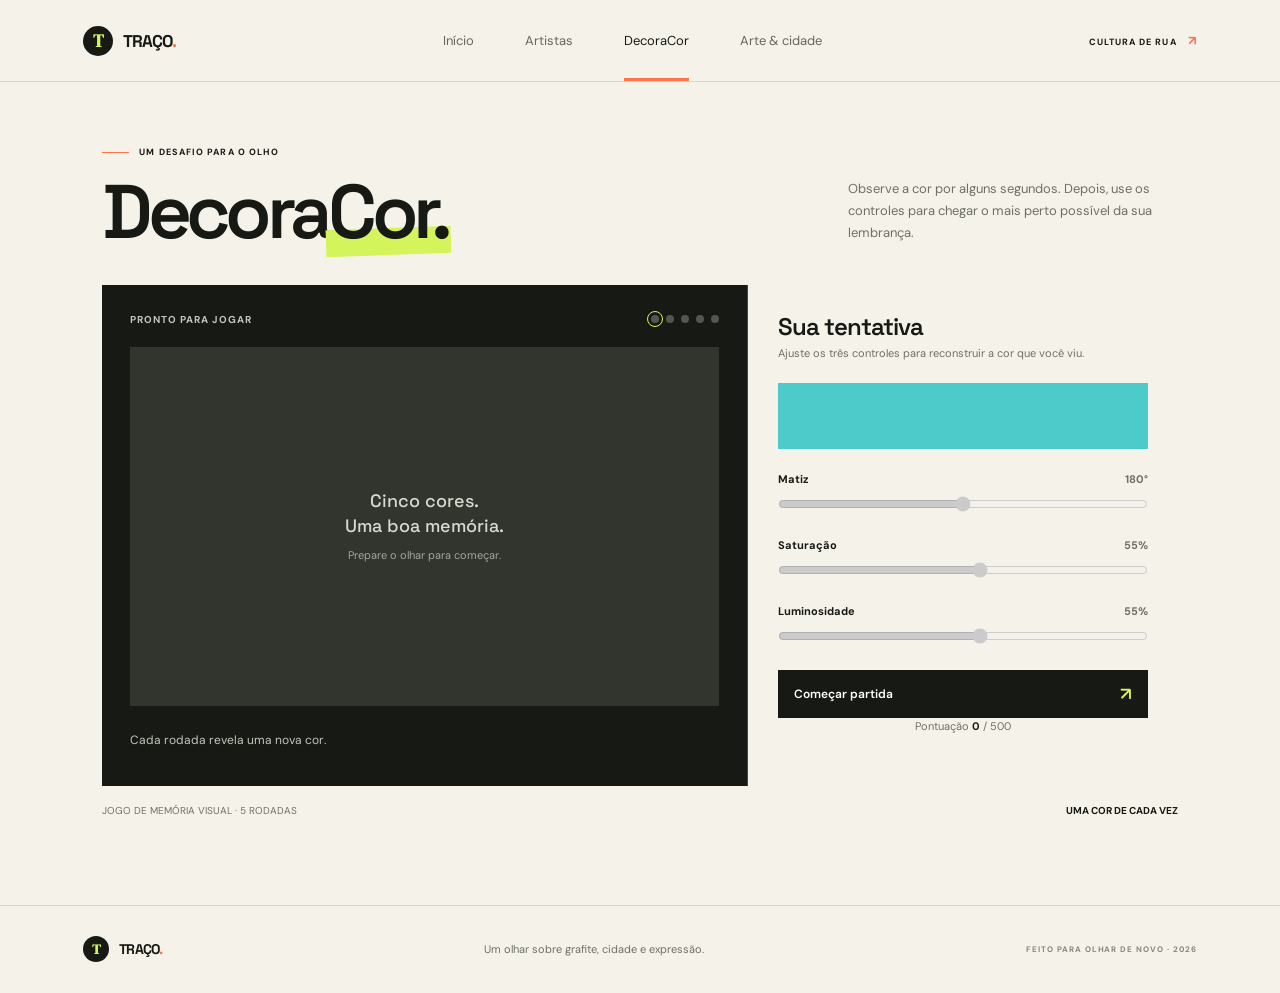
<file: jogo.html>
<!DOCTYPE html>
<html lang="pt-BR">
<head>
  <meta charset="UTF-8">
  <meta name="viewport" content="width=device-width, initial-scale=1.0">
  <meta name="description" content="Teste sua memória visual em um jogo de reconstrução de cores inspirado pela arte urbana.">
  <title>DecoraCor — Traço, grafite e cidade</title>
  <link rel="preconnect" href="https://fonts.googleapis.com">
  <link rel="preconnect" href="https://fonts.gstatic.com" crossorigin>
  <link href="https://fonts.googleapis.com/css2?family=DM+Sans:wght@400;500;600;700&family=Space+Grotesk:wght@400;500;600;700&display=swap" rel="stylesheet">
  <link rel="stylesheet" href="style.css">
</head>
<body>
  <header class="site-header">
    <a class="brand" href="index.html" aria-label="Traço, página inicial"><span class="brand-mark">T</span><span>TRAÇO<span class="brand-dot">.</span></span></a>
    <nav class="main-nav" aria-label="Navegação principal"><a href="index.html">Início</a><a href="artistas.html">Artistas</a><a class="active" aria-current="page" href="jogo.html">DecoraCor</a><a href="impacto.html">Arte &amp; cidade</a></nav>
    <a class="header-note" href="impacto.html#video">CULTURA DE RUA <span aria-hidden="true">↗</span></a>
  </header>

  <main>
    <section class="color-page">
      <div class="color-heading">
        <div><p class="eyebrow"><span class="eyebrow-line"></span> UM DESAFIO PARA O OLHO</p><h1>Decora<span class="highlight-word">Cor.</span></h1></div>
        <p>Observe a cor por alguns segundos. Depois, use os controles para chegar o mais perto possível da sua lembrança.</p>
      </div>

      <section class="color-studio" aria-label="Jogo de memória de cores">
        <div class="color-stage">
          <div class="game-progress"><span id="round-label">PRONTO PARA JOGAR</span><div class="game-dots" id="game-dots" aria-hidden="true"></div></div>
          <div class="color-target" id="color-target" role="img" aria-label="A cor aparecerá quando a partida começar"><span class="target-prompt" id="target-prompt">Cinco cores.<br>Uma boa memória.<small>Prepare o olhar para começar.</small></span></div>
          <div class="game-feedback" id="game-feedback" aria-live="polite"><span id="feedback-message">Cada rodada revela uma nova cor.</span><span class="feedback-swatches" id="feedback-swatches" hidden></span></div>
        </div>

        <div class="color-controls">
          <h2 id="controls-title">Sua tentativa</h2>
          <p id="controls-copy">Ajuste os três controles para reconstruir a cor que você viu.</p>
          <div class="guess-swatch" id="guess-swatch" role="img" aria-label="Prévia da cor escolhida"></div>
          <div class="color-range"><label for="hue-range">Matiz <output id="hue-value" for="hue-range">180°</output></label><input id="hue-range" type="range" min="0" max="359" value="180" disabled></div>
          <div class="color-range"><label for="saturation-range">Saturação <output id="saturation-value" for="saturation-range">55%</output></label><input id="saturation-range" type="range" min="0" max="100" value="55" disabled></div>
          <div class="color-range"><label for="lightness-range">Luminosidade <output id="lightness-value" for="lightness-range">55%</output></label><input id="lightness-range" type="range" min="0" max="100" value="55" disabled></div>
          <button class="game-action" id="game-action" type="button">Começar partida <span aria-hidden="true">↗</span></button>
          <p class="game-total">Pontuação <strong id="game-total">0</strong> / 500</p>
        </div>
      </section>
      <div class="color-note"><span>JOGO DE MEMÓRIA VISUAL · 5 RODADAS</span><span>UMA COR DE CADA VEZ</span></div>
    </section>
  </main>

  <footer class="site-footer"><a class="brand footer-brand" href="index.html"><span class="brand-mark">T</span><span>TRAÇO<span class="brand-dot">.</span></span></a><p>Um olhar sobre grafite, cidade e expressão.</p><span>FEITO PARA OLHAR DE NOVO · 2026</span></footer>

  <script>
    const roundCount = 5;
    const target = document.querySelector('#color-target');
    const targetPrompt = document.querySelector('#target-prompt');
    const roundLabel = document.querySelector('#round-label');
    const dots = document.querySelector('#game-dots');
    const feedbackMessage = document.querySelector('#feedback-message');
    const feedbackSwatches = document.querySelector('#feedback-swatches');
    const action = document.querySelector('#game-action');
    const total = document.querySelector('#game-total');
    const sliders = {
      hue: document.querySelector('#hue-range'),
      saturation: document.querySelector('#saturation-range'),
      lightness: document.querySelector('#lightness-range')
    };
    const outputs = {
      hue: document.querySelector('#hue-value'),
      saturation: document.querySelector('#saturation-value'),
      lightness: document.querySelector('#lightness-value')
    };

    let round = 0;
    let currentColor;
    let points = 0;
    let roundPoints = [];
    let state = 'idle';
    let nextRoundTimer;

    function makeColor() {
      return {
        hue: Math.floor(Math.random() * 360),
        saturation: 45 + Math.floor(Math.random() * 46),
        lightness: 35 + Math.floor(Math.random() * 36)
      };
    }

    function toHsl(color) {
      return `hsl(${color.hue} ${color.saturation}% ${color.lightness}%)`;
    }

    function updateGuess() {
      const color = {
        hue: Number(sliders.hue.value),
        saturation: Number(sliders.saturation.value),
        lightness: Number(sliders.lightness.value)
      };
      document.querySelector('#guess-swatch').style.backgroundColor = toHsl(color);
      outputs.hue.value = `${color.hue}°`;
      outputs.saturation.value = `${color.saturation}%`;
      outputs.lightness.value = `${color.lightness}%`;
      return color;
    }

    function setControlsEnabled(enabled) {
      Object.values(sliders).forEach((slider) => { slider.disabled = !enabled; });
    }

    function renderDots() {
      dots.replaceChildren(...Array.from({ length: roundCount }, (_, index) => {
        const dot = document.createElement('span');
        dot.className = 'game-dot';
        if (index < round) dot.classList.add('is-done');
        if (index === round && state !== 'complete') dot.classList.add('is-current');
        return dot;
      }));
    }

    function startGame() {
      clearTimeout(nextRoundTimer);
      round = 0;
      points = 0;
      roundPoints = [];
      total.textContent = '0';
      action.disabled = true;
      beginRound();
    }

    function beginRound() {
      state = 'memorize';
      currentColor = makeColor();
      roundLabel.textContent = `RODADA ${String(round + 1).padStart(2, '0')} / 0${roundCount}`;
      target.classList.remove('is-hidden');
      target.style.backgroundColor = toHsl(currentColor);
      target.setAttribute('aria-label', 'Memorize a cor exibida');
      targetPrompt.hidden = true;
      feedbackMessage.textContent = 'Memorize esta cor.';
      feedbackSwatches.hidden = true;
      action.disabled = true;
      action.innerHTML = 'Observe a cor <span aria-hidden="true">…</span>';
      setControlsEnabled(false);
      renderDots();
      window.setTimeout(() => {
        if (state !== 'memorize') return;
        state = 'guess';
        target.classList.add('is-hidden');
        target.style.backgroundColor = '';
        target.setAttribute('aria-label', 'Cor escondida. Use os controles para recriá-la.');
        roundLabel.textContent = 'SUA VEZ';
        feedbackMessage.textContent = 'Ajuste a matiz, a saturação e a luminosidade.';
        action.disabled = false;
        action.innerHTML = 'Confirmar cor <span aria-hidden="true">↗</span>';
        setControlsEnabled(true);
        renderDots();
      }, 2400);
    }

    function scoreColor(guess) {
      const targetRgb = hslToRgb(currentColor);
      const guessRgb = hslToRgb(guess);
      const distance = Math.sqrt(targetRgb.reduce((sum, channel, index) => sum + (channel - guessRgb[index]) ** 2, 0));
      return Math.round((1 - distance / Math.sqrt(3 * 255 ** 2)) * 100);
    }

    function hslToRgb({ hue, saturation, lightness }) {
      const h = hue / 360;
      const s = saturation / 100;
      const l = lightness / 100;
      const channel = (n) => {
        const k = (n + h * 12) % 12;
        const a = s * Math.min(l, 1 - l);
        return Math.round(255 * (l - a * Math.max(-1, Math.min(k - 3, 9 - k, 1))));
      };
      return [channel(0), channel(8), channel(4)];
    }

    function submitGuess() {
      const guess = updateGuess();
      const earned = scoreColor(guess);
      points += earned;
      roundPoints.push(earned);
      total.textContent = String(points);
      state = 'feedback';
      setControlsEnabled(false);
      target.classList.remove('is-hidden');
      target.style.backgroundColor = toHsl(currentColor);
      target.setAttribute('aria-label', `Cor original revelada: matiz ${currentColor.hue} graus`);
      feedbackMessage.textContent = `${earned} pontos nesta rodada`;
      feedbackSwatches.replaceChildren();
      [currentColor, guess].forEach((color, index) => {
        const swatch = document.createElement('span');
        swatch.className = 'feedback-swatch';
        swatch.style.backgroundColor = toHsl(color);
        swatch.setAttribute('aria-label', index === 0 ? 'Cor original' : 'Sua tentativa');
        feedbackSwatches.append(swatch);
      });
      feedbackSwatches.hidden = false;
      action.disabled = true;
      action.innerHTML = 'Próxima cor <span aria-hidden="true">…</span>';
      round += 1;
      renderDots();
      nextRoundTimer = window.setTimeout(() => {
        if (round === roundCount) finishGame();
        else beginRound();
      }, 1600);
    }

    function finishGame() {
      state = 'complete';
      target.style.backgroundColor = '';
      target.classList.add('is-hidden');
      target.setAttribute('aria-label', 'Partida concluída');
      targetPrompt.hidden = false;
      targetPrompt.innerHTML = `Você fez ${points} pontos.<small>${points >= 400 ? 'Olho afiado: sua memória de cor está em dia.' : 'Mais uma partida e seu olhar fica ainda mais treinado.'}</small>`;
      roundLabel.textContent = 'PARTIDA CONCLUÍDA';
      feedbackMessage.textContent = `Média de ${Math.round(points / roundCount)} pontos por cor.`;
      feedbackSwatches.hidden = true;
      action.disabled = false;
      action.innerHTML = 'Jogar novamente <span aria-hidden="true">↻</span>';
      renderDots();
    }

    Object.values(sliders).forEach((slider) => slider.addEventListener('input', updateGuess));
    action.addEventListener('click', () => {
      if (state === 'idle' || state === 'complete') startGame();
      else if (state === 'guess') submitGuess();
    });
    updateGuess();
    renderDots();
  </script>
</body>
</html>
</file>
<file: style.css>
@import url('https://fonts.googleapis.com/css2?family=DM+Serif+Display:ital@0;1&display=swap');

:root {
  --paper: #f5f2e9;
  --ink: #171915;
  --muted: #6e7068;
  --line: #d7d4ca;
  --lime: #d4f45b;
  --pink: #ff9c98;
  --blue: #a9d5ed;
  --orange: #ff724c;
  --display: 'Space Grotesk', sans-serif;
  --body: 'DM Sans', sans-serif;
  --serif: 'DM Serif Display', Georgia, serif;
}

* { box-sizing: border-box; }
html { scroll-behavior: smooth; }
body { margin: 0; background: var(--paper); color: var(--ink); font-family: var(--body); -webkit-font-smoothing: antialiased; }
a { color: inherit; }
img { display: block; width: 100%; height: 100%; object-fit: cover; }
::selection { background: var(--lime); color: var(--ink); }

.site-header { height: 82px; padding: 0 6.5%; display: flex; align-items: center; justify-content: space-between; border-bottom: 1px solid var(--line); }
.brand { display: inline-flex; align-items: center; gap: 10px; text-decoration: none; font: 700 17px var(--display); letter-spacing: -.06em; }
.brand-mark { display: grid; place-items: center; width: 30px; height: 30px; border-radius: 50%; background: var(--ink); color: var(--lime); font: 700 17px var(--serif); letter-spacing: 0; }
.brand-dot { color: var(--orange); }
.main-nav { display: flex; align-items: center; gap: clamp(20px, 4vw, 55px); height: 100%; }
.main-nav a { height: 100%; display: flex; align-items: center; position: relative; color: #66675f; text-decoration: none; font-size: 13px; transition: color .2s ease; }
.main-nav a:hover, .main-nav a.active { color: var(--ink); }
.main-nav a.active::after { content: ''; position: absolute; bottom: 0; left: 0; right: 0; height: 3px; background: var(--orange); }
.header-note, .hero-index, .eyebrow, .strip-label, .image-frame figcaption, .hero-side-label, .card-number, .card-arrow, .visual-caption, .small-note, .artist-meta, .table-note, .page-count, .video-tag, .video-corner, .site-footer > span, .quote-credit { font-size: 9px; font-weight: 700; letter-spacing: .12em; }
.header-note { text-decoration: none; }
.header-note span { margin-left: 8px; color: var(--orange); font-size: 13px; }

.hero { position: relative; min-height: 575px; padding: 80px 11.5% 72px 12%; display: grid; grid-template-columns: .92fr 1.08fr; align-items: center; gap: 5.5%; overflow: hidden; }
.hero-copy { position: relative; z-index: 1; padding: 0 0 12px; }
.eyebrow { display: flex; align-items: center; gap: 10px; margin: 0 0 24px; }
.eyebrow-line { display: inline-block; width: 27px; height: 1px; background: var(--orange); }
h1, h2, h3, p { margin-top: 0; }
h1, h2 { font-family: var(--display); font-weight: 600; letter-spacing: -.075em; }
.hero h1, .page-hero h1 { margin-bottom: 22px; font-size: clamp(62px, 7.3vw, 102px); line-height: .91; }
.highlight-word { position: relative; z-index: 0; white-space: nowrap; }
.highlight-word::after { content: ''; position: absolute; z-index: -1; left: -.03em; right: -.04em; bottom: .06em; height: .36em; background: var(--lime); transform: rotate(-2deg); }
.hero-description { max-width: 390px; color: #62645d; font-size: 15px; line-height: 1.75; }
.button { display: inline-flex; align-items: center; justify-content: space-between; gap: 34px; min-width: 190px; padding: 15px 18px; text-decoration: none; font-size: 12px; font-weight: 600; transition: transform .2s, background .2s; }
.button:hover { transform: translateY(-3px); }
.button-dark { background: var(--ink); color: white; }
.button-dark:hover { background: #30332d; }
.button span { color: var(--lime); font-size: 17px; }
.hero-index { display: block; margin-top: 44px; color: #85867e; }
.image-frame { position: relative; margin: 0; background: #d1c6b2; }
.hero-image { height: 400px; box-shadow: 17px 17px 0 var(--lime); }
.hero-image img { filter: saturate(.86); }
.image-frame figcaption { position: absolute; right: 0; bottom: 0; padding: 13px 16px; background: var(--paper); letter-spacing: .07em; }
.image-frame figcaption span { margin-right: 12px; color: var(--orange); }
.image-stamp { position: absolute; top: -22px; right: -25px; display: grid; place-items: center; width: 86px; height: 86px; border-radius: 50%; background: var(--orange); color: var(--ink); font: 700 15px/1 var(--display); letter-spacing: -.02em; text-align: center; transform: rotate(9deg); }
.hero-side-label { position: absolute; right: 2.5%; top: 50%; writing-mode: vertical-rl; color: #85867e; }

.intro-strip { min-height: 124px; padding: 30px 12%; display: grid; grid-template-columns: 160px 1fr 55px; gap: 35px; align-items: center; background: var(--ink); color: var(--paper); }
.strip-label { color: var(--lime); }
.intro-strip p { max-width: 770px; margin: 0; font-size: 15px; line-height: 1.65; }
.strip-symbol { justify-self: end; color: var(--lime); font-size: 38px; }
.section { padding: 112px 12%; }
.section-heading, .table-heading { display: flex; align-items: end; justify-content: space-between; gap: 35px; margin-bottom: 52px; }
.section-heading .eyebrow, .table-heading .eyebrow { margin-bottom: 20px; }
h2 { margin-bottom: 0; font-size: clamp(44px, 5vw, 65px); line-height: .98; }
.serif-italic { font-family: var(--serif); font-weight: 400; font-style: italic; letter-spacing: -.055em; }
.section-aside { max-width: 300px; margin: 0 0 6px; color: var(--muted); font-size: 13px; line-height: 1.75; }
.feature-grid { display: grid; grid-template-columns: repeat(3, 1fr); gap: 17px; }
.feature-card { min-height: 253px; position: relative; padding: 25px 26px 30px; overflow: hidden; }
.feature-card-lime { background: var(--lime); }
.feature-card-pink { background: var(--pink); }
.feature-card-blue { background: var(--blue); }
.card-number { color: #34362e; }
.feature-icon { position: absolute; top: 17px; right: 24px; font-size: 46px; line-height: 1; }
.feature-card h3 { margin: 40px 0 11px; font: 600 21px var(--display); letter-spacing: -.04em; }
.feature-card p { max-width: 270px; margin-bottom: 0; color: #42443c; font-size: 12px; line-height: 1.7; }
.card-arrow { position: absolute; right: 23px; bottom: 20px; font-size: 16px; }

.distinction-section { display: grid; grid-template-columns: .8fr 1.2fr; gap: 9%; align-items: center; padding-top: 55px; }
.distinction-visual { height: 490px; position: relative; background: var(--pink); }
.distinction-visual img { mix-blend-mode: multiply; filter: saturate(.82); }
.visual-caption { position: absolute; bottom: 19px; left: -20px; padding: 13px 17px; background: var(--lime); transform: rotate(-2deg); }
.distinction-copy h2 { margin-bottom: 24px; font-size: clamp(39px, 4.2vw, 55px); }
.body-copy { color: var(--muted); font-size: 13px; line-height: 1.8; }
.compare-list { margin: 26px 0 18px; border-top: 1px solid var(--line); }
.compare-list > div { display: grid; grid-template-columns: 35px 1fr; gap: 13px; align-items: start; padding: 17px 0 15px; border-bottom: 1px solid var(--line); }
.compare-mark { display: grid; place-items: center; width: 29px; height: 29px; border-radius: 50%; font: 700 15px var(--display); }
.compare-green { background: var(--lime); }
.compare-orange { background: #ffc0a5; }
.compare-list p { margin: 0; color: var(--muted); font-size: 12px; line-height: 1.65; }
.compare-list strong { color: var(--ink); font-size: 13px; }
.small-note { color: #797a72; font-size: 9px; font-weight: 400; line-height: 1.7; letter-spacing: .01em; }
.text-link { display: inline-flex; gap: 18px; align-items: center; margin-top: 7px; padding-bottom: 6px; border-bottom: 1px solid var(--orange); text-decoration: none; font-size: 12px; font-weight: 700; }
.text-link span { color: var(--orange); font-size: 16px; }
.quote-band { display: grid; grid-template-columns: 60px 1fr auto; gap: 25px; align-items: center; padding: 45px 12%; background: var(--lime); }
.quote-mark { font: 88px/.8 var(--serif); }
.quote-band blockquote { max-width: 720px; margin: 0; font: italic 27px/1.2 var(--serif); letter-spacing: -.02em; }
.quote-credit { max-width: 110px; line-height: 1.7; }
.developers-section { padding: 82px 12%; display: grid; grid-template-columns: .9fr 1.1fr; gap: 9%; align-items: center; background: #e9e6dc; }
.developers-heading .eyebrow { margin-bottom: 18px; }
.developers-heading h2 { font-size: clamp(42px, 4.5vw, 58px); }
.developers-heading > p:last-child { max-width: 340px; margin: 18px 0 0; color: var(--muted); font-size: 12px; line-height: 1.7; }
.developer-list { border-top: 1px solid #cbc8bf; }
.developer-entry { display: grid; grid-template-columns: 35px 1fr; gap: 15px; align-items: start; padding: 22px 0; border-bottom: 1px solid #cbc8bf; }
.developer-number { padding-top: 5px; color: var(--orange); font-size: 9px; font-weight: 700; letter-spacing: .1em; }
.developer-entry h3 { margin: 0 0 7px; font: 600 20px var(--display); letter-spacing: -.04em; }
.developer-entry a { display: inline-flex; gap: 10px; align-items: center; color: var(--muted); font-size: 12px; text-decoration-color: var(--orange); text-underline-offset: 4px; }
.developer-entry a span { color: var(--orange); }

.page-hero { position: relative; min-height: 475px; padding: 70px 12% 70px; display: grid; grid-template-columns: 1fr 1.05fr; gap: 8%; align-items: center; }
.page-hero .hero-description { max-width: 355px; }
.page-hero-image { height: 330px; box-shadow: 14px 14px 0 var(--pink); }
.impact-hero .page-hero-image { box-shadow: 14px 14px 0 var(--blue); }
.page-count { position: absolute; bottom: 38px; left: 12%; color: #7d7e76; }
.page-count i { margin: 0 9px; color: var(--orange); font-style: normal; }
.artists-intro { padding-top: 90px; padding-bottom: 90px; }
.artists-intro .section-heading { margin-bottom: 42px; }
.artist-search-wrap { max-width: 480px; margin: 0 0 30px; }
.artist-search-wrap label { display: block; margin-bottom: 8px; color: var(--muted); font-size: 9px; font-weight: 700; letter-spacing: .1em; }
.artist-search-wrap input { width: 100%; min-height: 46px; padding: 11px 13px; border: 1px solid #bdbab0; border-radius: 0; background: transparent; color: var(--ink); font: 13px var(--body); }
.artist-search-wrap input:focus-visible { outline: 2px solid var(--orange); outline-offset: 3px; }
.artist-search-wrap #artist-results { margin: 8px 0 0; color: var(--muted); font-size: 11px; }
.artist-cards { display: grid; grid-template-columns: repeat(3, 1fr); gap: 23px; }
.artist-card[hidden] { display: none; }
.artist-image-cover { position: relative; display: grid; place-items: center; color: var(--ink); }
.artist-cover-mark { font: 700 82px/1 var(--display); }
.artist-cover-lime { background: repeating-linear-gradient(135deg, transparent 0 12px, #1719151c 12px 14px), var(--lime); }
.artist-cover-pink { background: repeating-linear-gradient(45deg, transparent 0 23px, #17191518 24px 26px), var(--pink); }
.artist-cover-blue { background: linear-gradient(135deg, transparent 49%, #367f9c55 50% 63%, transparent 64%), repeating-linear-gradient(-35deg, transparent 0 18px, #17191518 19px 21px), var(--blue); }
.artist-cover-orange { background: repeating-linear-gradient(0deg, transparent 0 17px, #1719151c 18px 20px), repeating-linear-gradient(90deg, transparent 0 26px, #17191518 27px 29px), var(--orange); }
.artist-cover-ink { background: repeating-linear-gradient(135deg, transparent 0 20px, #f5f2e922 21px 23px), var(--ink); color: var(--paper); }
.artist-image { height: 245px; margin-bottom: 18px; overflow: hidden; background: #ded8c8; }
.artist-image img { transition: transform .4s ease; }
.artist-card:hover .artist-image img { transform: scale(1.04); }
.artist-image-one img { filter: saturate(.8); }
.artist-image-two img { filter: saturate(.95); }
.artist-image-three img { filter: sepia(.1) saturate(.75); }
.artist-meta { display: flex; justify-content: space-between; color: #77786f; font-size: 8px; }
.artist-card h3 { margin: 10px 0 8px; font: 600 25px var(--display); letter-spacing: -.06em; }
.artist-card > p { max-width: 330px; margin: 0; color: var(--muted); font-size: 12px; line-height: 1.75; }
.table-section { padding: 82px 12% 90px; background: #e9e6dc; }
.table-heading { margin-bottom: 36px; }
.table-heading h2 { font-size: clamp(42px, 4.5vw, 58px); }
.table-wrap { overflow-x: auto; }
table { width: 100%; border-collapse: collapse; text-align: left; }
caption { padding: 0 0 12px; color: #76776f; font-size: 11px; text-align: left; }
th, td { padding: 16px 12px; border-top: 1px solid #cbc8bf; font-size: 12px; }
thead th { color: #77786f; font-size: 9px; letter-spacing: .1em; text-transform: uppercase; }
tbody th { font: 600 14px var(--display); letter-spacing: -.03em; white-space: nowrap; }
tbody td { color: #5f6059; }
.table-note { margin: 14px 0 0; color: #76776f; font-size: 9px; font-weight: 400; letter-spacing: 0; }
.artist-callout { padding: 92px 12%; display: grid; grid-template-columns: 1.1fr 1fr auto; gap: 40px; align-items: end; }
.artist-callout .eyebrow { margin-bottom: 19px; }
.artist-callout h2 { font-size: clamp(38px, 4vw, 54px); }
.artist-callout > p { max-width: 330px; margin: 0; color: var(--muted); font-size: 13px; line-height: 1.75; }
.artist-callout .button { min-width: 170px; gap: 17px; }

.social-section { display: grid; grid-template-columns: 1fr 1fr; gap: 10%; align-items: center; padding-top: 82px; padding-bottom: 95px; }
.social-copy h2 { margin-bottom: 24px; font-size: clamp(45px, 5vw, 64px); }
.social-copy .body-copy { max-width: 470px; }
.social-image { height: 430px; box-shadow: 14px 14px 0 var(--lime); }
.video-section { padding: 75px 12%; display: grid; grid-template-columns: .7fr 1.3fr; gap: 9%; align-items: center; background: var(--ink); color: var(--paper); }
.video-copy h2 { margin-bottom: 22px; font-size: clamp(48px, 5vw, 67px); }
.video-copy > p:not(.eyebrow) { max-width: 310px; color: #c2c2b7; font-size: 12px; line-height: 1.8; }
.video-copy .eyebrow { color: var(--lime); }
.video-tag { display: inline-block; margin-top: 18px; padding: 8px 11px; border: 1px solid #606258; color: var(--lime); }
.video-placeholder { min-height: 335px; display: grid; place-items: center; position: relative; border: 1px dashed #85867e; background: linear-gradient(135deg, #272a24, #1c1e19); text-align: center; }
.video-placeholder-inner { display: flex; flex-direction: column; align-items: center; padding: 25px; }
.play-button { display: grid; place-items: center; width: 58px; height: 58px; margin-bottom: 18px; border-radius: 50%; background: var(--lime); color: var(--ink); font-size: 17px; padding-left: 3px; }
.video-placeholder strong { margin-bottom: 7px; font: 600 20px var(--display); }
.video-placeholder-inner > span:last-child { max-width: 310px; color: #aaa99e; font-size: 11px; line-height: 1.6; }
.video-corner { position: absolute; top: 15px; left: 16px; color: #909187; }
.closing-note { min-height: 160px; padding: 40px 12%; display: grid; grid-template-columns: 50px 1fr auto; gap: 25px; align-items: center; }
.closing-icon { color: var(--orange); font-size: 35px; }
.closing-note p { max-width: 590px; margin: 0; font-size: 17px; line-height: 1.5; }
.closing-note strong { font-family: var(--serif); font-size: 20px; font-weight: 400; font-style: italic; }
.button-outline { min-width: 170px; border: 1px solid var(--ink); }
.button-outline span { color: var(--orange); }
.site-footer { min-height: 88px; padding: 18px 6.5%; display: flex; align-items: center; justify-content: space-between; border-top: 1px solid var(--line); }
.footer-brand { font-size: 14px; }
.footer-brand .brand-mark { width: 26px; height: 26px; font-size: 14px; }
.site-footer p { margin: 0; color: var(--muted); font-size: 11px; }
.site-footer > span { color: #85867e; font-size: 8px; }

.color-page { max-width: 1320px; margin: 0 auto; padding: 64px 8% 88px; }
.color-heading { display: flex; justify-content: space-between; align-items: end; gap: 30px; margin-bottom: 36px; }
.color-heading .eyebrow { margin-bottom: 18px; }
.color-heading h1 { margin-bottom: 0; font-size: clamp(48px, 6vw, 76px); line-height: .96; }
.color-heading > p { max-width: 330px; margin: 0 0 5px; color: var(--muted); font-size: 13px; line-height: 1.7; }
.color-studio { display: grid; grid-template-columns: 1.2fr .8fr; min-height: 490px; background: var(--ink); color: var(--paper); }
.color-stage { display: flex; flex-direction: column; padding: 28px; border-right: 1px solid #44463f; }
.game-progress { display: flex; align-items: center; justify-content: space-between; gap: 16px; margin-bottom: 21px; color: #c5c6bb; font-size: 10px; font-weight: 700; letter-spacing: .1em; text-transform: uppercase; }
.game-dots { display: flex; gap: 7px; }
.game-dot { width: 8px; height: 8px; border-radius: 50%; background: #55574e; }
.game-dot.is-done { background: var(--lime); }
.game-dot.is-current { outline: 1px solid var(--lime); outline-offset: 3px; }
.color-target { flex: 1; min-height: 285px; display: grid; place-items: center; background: #32352e; transition: background-color .35s ease; }
.color-target.is-hidden { background-color: #292b26; background-image: repeating-linear-gradient(135deg, transparent 0 13px, #ffffff0b 13px 15px); }
.target-prompt { max-width: 230px; padding: 20px; color: #d7d8ce; font: 500 18px/1.35 var(--display); text-align: center; }
.target-prompt small { display: block; margin-top: 9px; color: #a4a69b; font: 11px/1.5 var(--body); }
.game-feedback { min-height: 52px; display: flex; align-items: center; justify-content: space-between; gap: 14px; padding-top: 17px; color: #c5c6bb; font-size: 12px; }
.feedback-swatches { display: flex; align-items: center; gap: 8px; }
.feedback-swatch { width: 25px; height: 25px; border: 1px solid #ffffff50; }
.color-controls { display: flex; flex-direction: column; padding: 30px; background: var(--paper); color: var(--ink); }
.color-controls h2 { margin: 0 0 7px; font-size: 24px; letter-spacing: -.04em; }
.color-controls > p { margin: 0 0 20px; color: var(--muted); font-size: 11px; line-height: 1.6; }
.guess-swatch { min-height: 66px; margin-bottom: 23px; background: #c9c8bf; transition: background-color .15s ease; }
.color-range { margin-bottom: 19px; }
.color-range label { display: flex; justify-content: space-between; gap: 12px; margin-bottom: 8px; font-size: 11px; font-weight: 700; }
.color-range output { color: var(--muted); font-variant-numeric: tabular-nums; }
.color-range input { width: 100%; height: 20px; margin: 0; accent-color: var(--orange); cursor: pointer; }
.color-range input:focus-visible, .game-action:focus-visible { outline: 2px solid var(--orange); outline-offset: 3px; }
.game-action { min-height: 48px; display: flex; align-items: center; justify-content: space-between; gap: 16px; margin-top: auto; padding: 0 16px; border: 0; background: var(--ink); color: white; font: 600 12px var(--body); text-align: left; cursor: pointer; transition: background .2s, transform .2s; }
.game-action:hover:not(:disabled) { transform: translateY(-2px); background: #30332d; }
.game-action:disabled { opacity: .6; cursor: wait; }
.game-action span { color: var(--lime); font-size: 18px; }
.game-total { margin: 13px 0 0; color: var(--muted); font-size: 10px; text-align: center; }
.game-total strong { color: var(--ink); font-variant-numeric: tabular-nums; }
.color-note { display: flex; justify-content: space-between; gap: 20px; margin-top: 18px; color: var(--muted); font-size: 10px; }
.color-note span:last-child { color: var(--ink); font-weight: 700; }

@media (max-width: 900px) {
  .site-header { padding: 0 5%; }
  .header-note { display: none; }
  .hero { padding: 65px 8% 60px; gap: 5%; }
  .hero-image { height: 340px; }
  .hero-side-label { display: none; }
  .section, .table-section { padding-left: 8%; padding-right: 8%; }
  .intro-strip { padding-left: 8%; padding-right: 8%; grid-template-columns: 130px 1fr 35px; gap: 20px; }
  .distinction-section { gap: 6%; }
  .distinction-visual { height: 430px; }
  .page-hero { padding-left: 8%; padding-right: 8%; gap: 5%; }
  .page-count { left: 8%; }
  .artist-callout { padding-left: 8%; padding-right: 8%; grid-template-columns: 1fr 1fr; }
  .artist-callout .button { grid-column: 2; }
  .video-section { padding-left: 8%; padding-right: 8%; gap: 6%; }
  .social-section { gap: 7%; }
  .closing-note { padding-left: 8%; padding-right: 8%; }
  .color-page { padding-left: 6%; padding-right: 6%; }
  .color-studio { grid-template-columns: 1fr .9fr; }
  .color-controls { padding: 25px; }
}
@media (max-width: 650px) {
  .site-header { height: auto; min-height: 75px; padding: 14px 5%; align-items: flex-start; flex-direction: column; gap: 13px; }
  .main-nav { width: 100%; height: 34px; justify-content: space-between; gap: 14px; }
  .main-nav a { font-size: 12px; }
  .main-nav a.active::after { height: 2px; }
  .hero { min-height: 0; padding: 57px 7% 55px; grid-template-columns: 1fr; gap: 44px; }
  .hero h1, .page-hero h1 { font-size: clamp(61px, 17vw, 88px); }
  .hero-description { max-width: 450px; }
  .hero-index { margin-top: 27px; }
  .hero-image { height: min(78vw, 390px); margin-right: 10px; }
  .image-stamp { width: 68px; height: 68px; right: -13px; font-size: 12px; }
  .intro-strip { padding: 28px 7%; grid-template-columns: 1fr 30px; gap: 12px; }
  .intro-strip .strip-label { grid-column: 1; }
  .intro-strip p { grid-column: 1; font-size: 13px; }
  .strip-symbol { grid-column: 2; grid-row: 1 / span 2; font-size: 30px; }
  .section, .table-section { padding: 72px 7%; }
  .section-heading, .table-heading { display: block; margin-bottom: 33px; }
  .section-aside { margin-top: 20px; }
  h2 { font-size: clamp(42px, 12vw, 58px); }
  .feature-grid { grid-template-columns: 1fr; gap: 12px; }
  .feature-card { min-height: 205px; }
  .feature-card h3 { margin-top: 29px; }
  .distinction-section { padding-top: 28px; grid-template-columns: 1fr; gap: 42px; }
  .distinction-visual { height: min(105vw, 420px); margin-right: 10px; }
  .distinction-copy h2 { font-size: 43px; }
  .quote-band { padding: 35px 7%; grid-template-columns: 35px 1fr; gap: 15px; }
  .quote-mark { font-size: 63px; }
  .quote-band blockquote { font-size: 22px; }
  .quote-credit { grid-column: 2; max-width: none; }
  .developers-section { padding: 68px 7%; grid-template-columns: 1fr; gap: 28px; }
  .developer-entry h3 { font-size: 18px; }
  .page-hero { min-height: 0; padding: 56px 7% 62px; grid-template-columns: 1fr; gap: 42px; }
  .page-hero-image { height: min(70vw, 340px); margin-right: 10px; }
  .page-count { bottom: 22px; left: 7%; }
  .artists-intro { padding-top: 68px; }
  .artist-cards { grid-template-columns: 1fr; gap: 34px; }
  .artist-image { height: min(72vw, 340px); }
  .artist-card > p { max-width: 440px; }
  .table-section { padding-top: 67px; }
  table { min-width: 620px; }
  th, td { padding: 14px 10px; }
  .artist-callout { padding: 70px 7%; grid-template-columns: 1fr; gap: 22px; }
  .artist-callout .button { grid-column: auto; justify-self: start; }
  .social-section { padding: 68px 7%; grid-template-columns: 1fr; gap: 38px; }
  .social-image { height: min(78vw, 380px); margin-right: 10px; }
  .video-section { padding: 66px 7%; grid-template-columns: 1fr; gap: 35px; }
  .video-placeholder { min-height: 250px; }
  .closing-note { padding: 35px 7%; grid-template-columns: 35px 1fr; gap: 14px; }
  .closing-note .button { grid-column: 2; justify-self: start; }
  .site-footer { padding: 25px 7%; align-items: flex-start; flex-direction: column; gap: 13px; }
  .color-page { padding: 48px 7% 66px; }
  .color-heading { display: block; margin-bottom: 26px; }
  .color-heading > p { margin-top: 16px; }
  .color-studio { grid-template-columns: 1fr; }
  .color-stage { min-height: 390px; padding: 19px; border-right: 0; border-bottom: 1px solid #44463f; }
  .color-target { min-height: 240px; }
  .color-controls { padding: 23px; }
  .color-note { flex-direction: column; gap: 8px; }
}

@media (prefers-reduced-motion: reduce) {
  *, *::before, *::after { scroll-behavior: auto !important; transition-duration: .01ms !important; }
}
</file>
